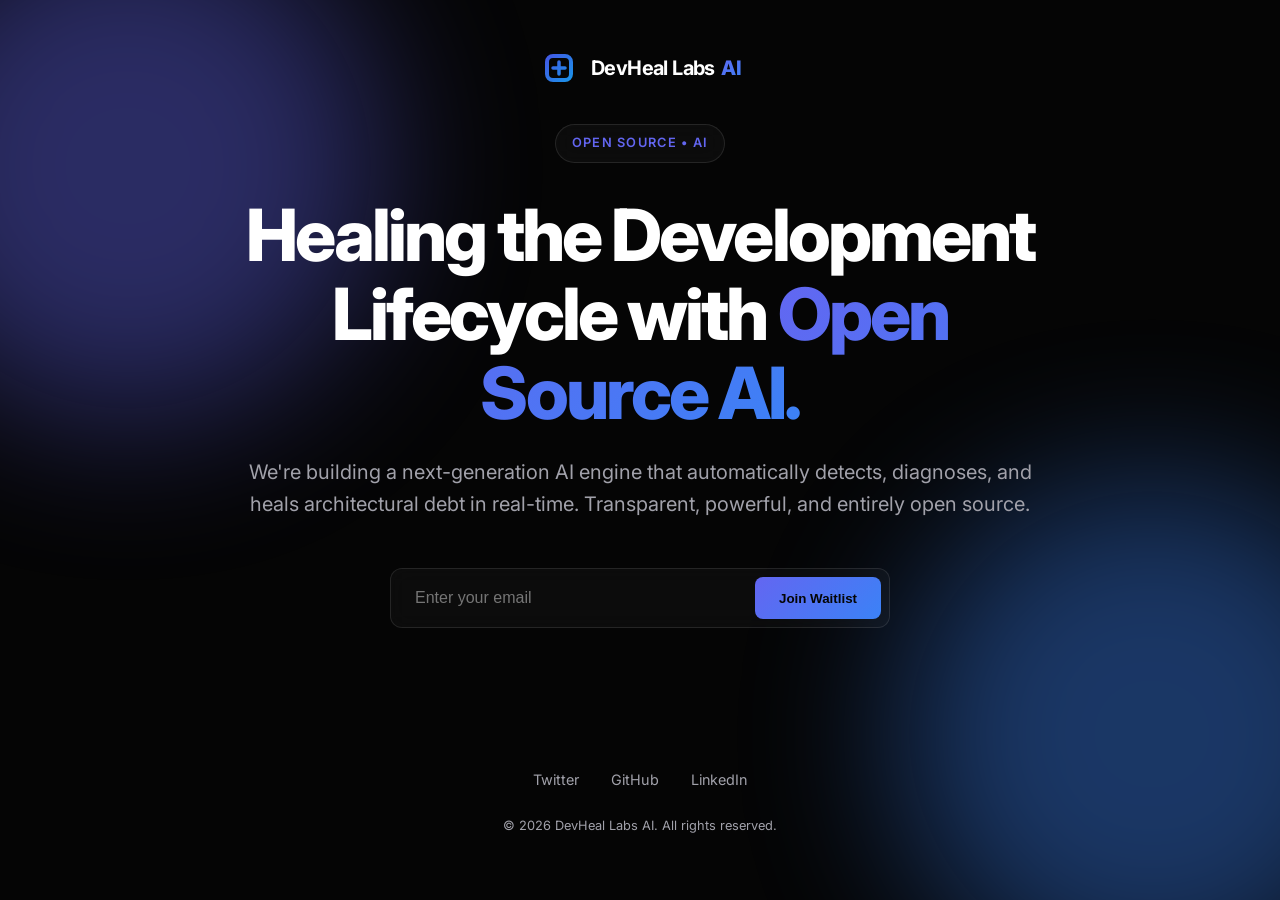
<file: index.html>
<!DOCTYPE html>
<html lang="en">
<head>
    <meta charset="UTF-8">
    <meta name="viewport" content="width=device-width, initial-scale=1.0">
    <title>DevHeal Labs AI | The Open Source AI Revolution</title>
    <meta name="description" content="DevHeal Labs is pioneering the future of software development with open-source AI. Automating the healing and optimization of complex codebases. Coming soon.">
    
    <!-- Google Fonts: Inter -->
    <link rel="preconnect" href="https://fonts.googleapis.com">
    <link rel="preconnect" href="https://fonts.gstatic.com" crossorigin>
    <link href="https://fonts.googleapis.com/css2?family=Inter:wght@300;400;600;800&display=swap" rel="stylesheet">
    
    <link rel="stylesheet" href="style.css">
    <link rel="icon" type="image/svg+xml" href="favicon.svg">
</head>
<body>
    <div class="background-blobs">
        <div class="blob blob-1"></div>
        <div class="blob blob-2"></div>
    </div>

    <main class="container">
        <nav class="fade-in">
            <div class="logo">
                <!-- SVG Icon: The Neural Link (New Concept) -->
                <svg width="40" height="40" viewBox="0 0 40 40" fill="none" xmlns="http://www.w3.org/2000/svg" class="logo-icon-svg">
                    <!-- Layer 1: The Core -->
                    <rect x="8" y="8" width="24" height="24" rx="6" stroke="url(#logo-gradient)" stroke-width="4" />
                    <!-- Layer 2: The Logic Link -->
                    <path d="M14 20H26M20 14V26" stroke="url(#logo-gradient)" stroke-width="3.5" stroke-linecap="round"/>
                    
                    <defs>
                        <linearGradient id="logo-gradient" x1="0" y1="0" x2="40" y2="40" gradientUnits="userSpaceOnUse">
                            <stop stop-color="#4F46E5" /> <!-- Indigo -->
                            <stop offset="1" stop-color="#0EA5E9" /> <!-- Sky Blue -->
                        </linearGradient>
                    </defs>
                </svg>
                <span class="logo-text">DevHeal Labs <span class="ai-suffix">AI</span></span>
            </div>
        </nav>

        <section class="hero">
            <div class="badge fade-in">Open Source • AI</div>
            <h1 class="fade-in">Healing the Development Lifecycle with <span class="gradient-text">Open Source AI.</span></h1>
            <p class="fade-in-delay">We're building a next-generation AI engine that automatically detects, diagnoses, and heals architectural debt in real-time. Transparent, powerful, and entirely open source.</p>
            
            <form id="notify-form" class="fade-in-delay-2">
                <div class="input-group">
                    <input type="email" id="email" placeholder="Enter your email" required aria-label="Email address">
                    <button type="submit" class="btn-primary">Join Waitlist</button>
                </div>
                <p id="form-message" class="message"></p>
            </form>
        </section>

        <footer class="fade-in-delay-2">
            <div class="social-links">
                <a href="#" aria-label="Twitter">Twitter</a>
                <a href="#" aria-label="GitHub">GitHub</a>
                <a href="#" aria-label="LinkedIn">LinkedIn</a>
            </div>
            <p class="copyright">&copy; 2026 DevHeal Labs AI. All rights reserved.</p>
        </footer>
    </main>

    <script src="script.js"></script>
</body>
</html>
</file>
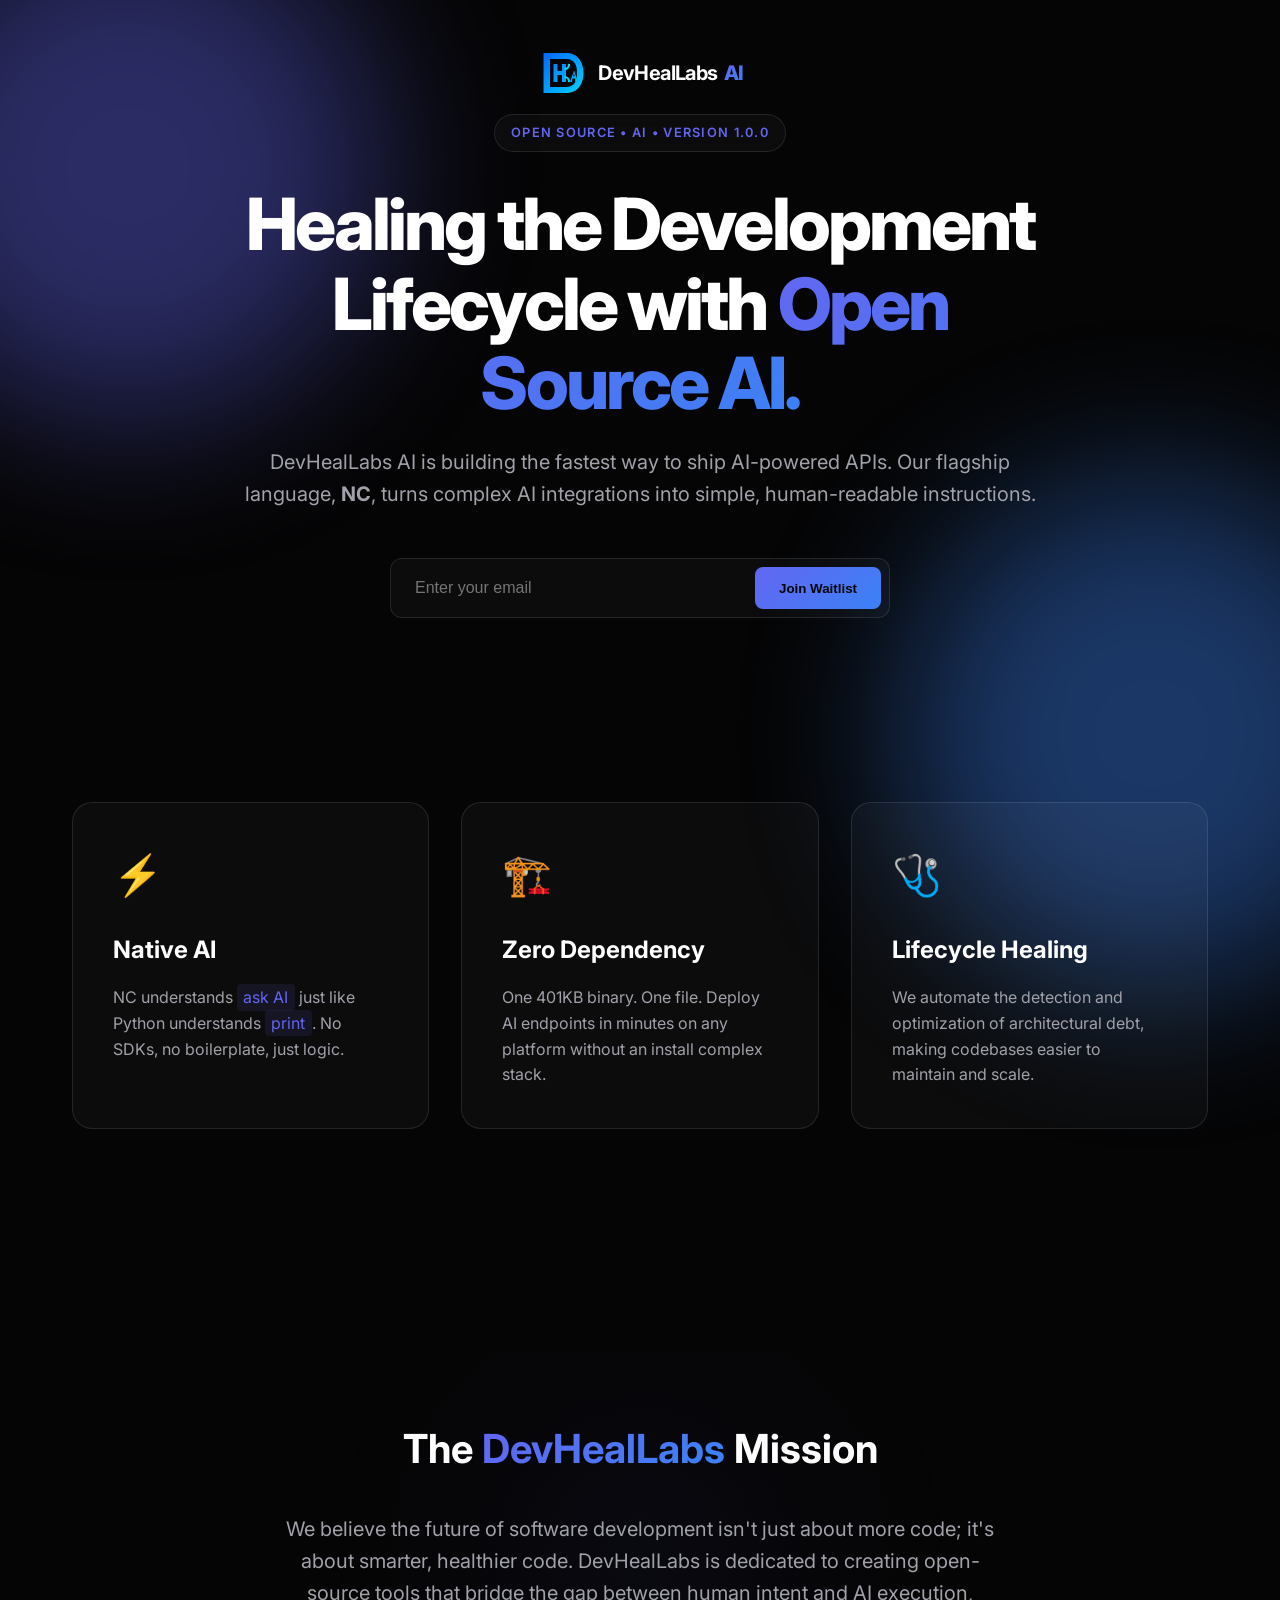
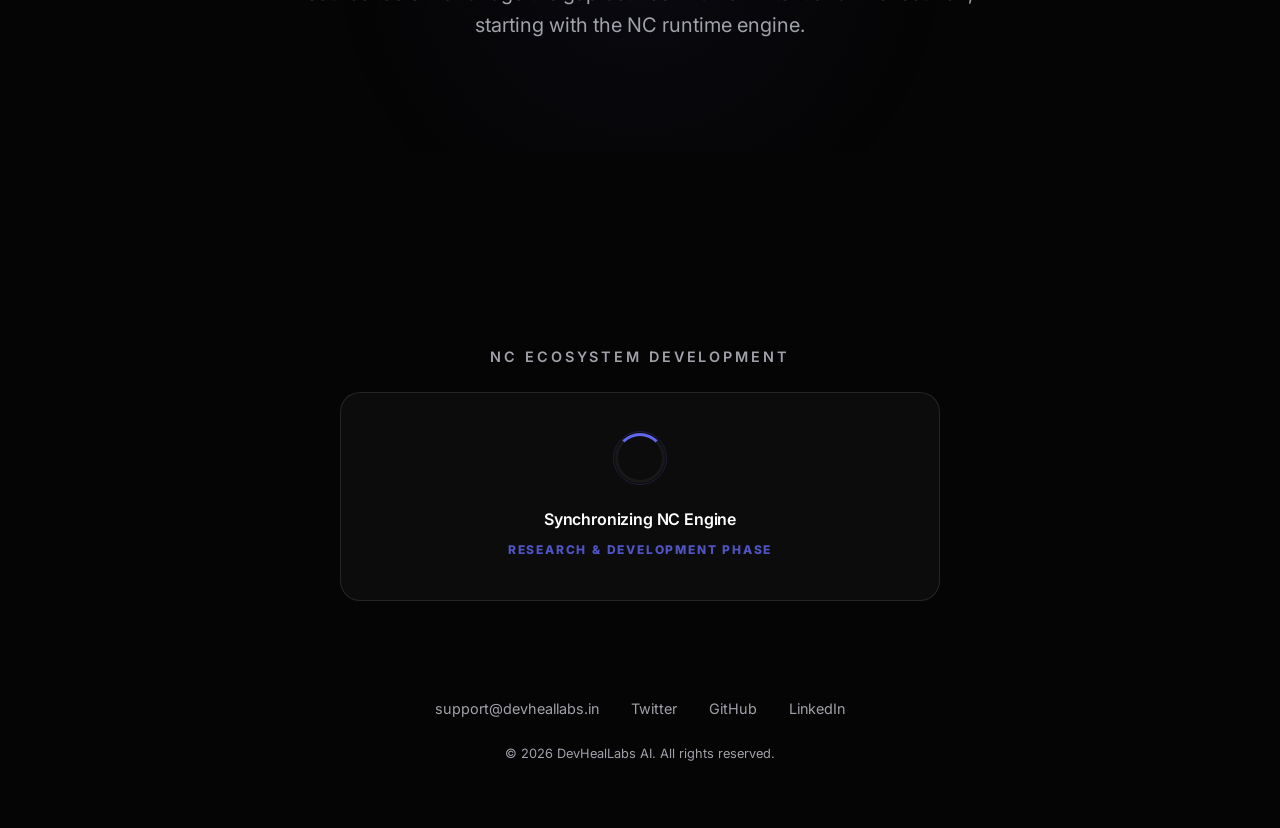
<file: doc/index.html>
<!DOCTYPE html>
<html lang="en">
<head>
    <meta charset="UTF-8">
    <meta name="viewport" content="width=device-width, initial-scale=1.0">
    <title>DevHealLabs AI | The Open Source AI Revolution</title>
    <meta name="description" content="DevHealLabs AI is pioneering the future of software development with open-source AI. Automating the healing and optimization of complex codebases. Coming soon.">
    
    <!-- Google Fonts: Inter -->
    <link rel="preconnect" href="https://fonts.googleapis.com">
    <link rel="preconnect" href="https://fonts.gstatic.com" crossorigin>
    <link href="https://fonts.googleapis.com/css2?family=Inter:wght@300;400;600;800&display=swap" rel="stylesheet">
    
    <link rel="stylesheet" href="style.css">
    <link rel="icon" type="image/svg+xml" href="favicon.svg">
</head>
<body>
    <div class="background-blobs">
        <div class="blob blob-1"></div>
        <div class="blob blob-2"></div>
    </div>

    <main class="container">
        <nav class="fade-in">
            <div class="logo">
                <img src="logo.svg" alt="DevHealLabs AI Logo" width="50" height="50" class="logo-icon-svg">
                <span class="logo-text">DevHealLabs <span class="ai-suffix">AI</span></span>
            </div>
        </nav>

        <section class="hero">
            <div class="badge fade-in">Open Source • AI • Version 1.0.0</div>
            <h1 class="fade-in">Healing the Development Lifecycle with <span class="gradient-text">Open Source AI.</span></h1>
            <p class="fade-in-delay">DevHealLabs AI is building the fastest way to ship AI-powered APIs. Our flagship language, <strong>NC</strong>, turns complex AI integrations into simple, human-readable instructions.</p>
            
            <form id="notify-form" class="fade-in-delay-2">
                <div class="input-group">
                    <input type="email" id="email" placeholder="Enter your email" required aria-label="Email address">
                    <button type="submit" class="btn-primary">Join Waitlist</button>
                </div>
                <p id="form-message" class="message"></p>
            </form>
        </section>

        <section class="philosophy fade-in-delay-2">
            <div class="philosophy-grid">
                <div class="philosophy-card">
                    <div class="card-icon">⚡</div>
                    <h3>Native AI</h3>
                    <p>NC understands <code>ask AI</code> just like Python understands <code>print</code>. No SDKs, no boilerplate, just logic.</p>
                </div>
                <div class="philosophy-card">
                    <div class="card-icon">🏗️</div>
                    <h3>Zero Dependency</h3>
                    <p>One 401KB binary. One file. Deploy AI endpoints in minutes on any platform without an install complex stack.</p>
                </div>
                <div class="philosophy-card">
                    <div class="card-icon">🩺</div>
                    <h3>Lifecycle Healing</h3>
                    <p>We automate the detection and optimization of architectural debt, making codebases easier to maintain and scale.</p>
                </div>
            </div>
        </section>

        <section class="company-vision fade-in-delay-2">
            <h2>The <span class="gradient-text">DevHealLabs</span> Mission</h2>
            <p>We believe the future of software development isn't just about more code; it's about smarter, healthier code. DevHealLabs is dedicated to creating open-source tools that bridge the gap between human intent and AI execution, starting with the NC runtime engine.</p>
        </section>

        <section class="projects-preview fade-in-delay-2">
            <div class="section-tag">NC Ecosystem Development</div>
            <div class="projects-loader">
                <div class="loader-circle"></div>
                <div class="loader-text">
                    <span class="loading-label">Synchronizing NC Engine</span>
                    <span class="coming-soon">Research & Development Phase</span>
                </div>
            </div>
        </section>

        <footer class="fade-in-delay-2">
            <div class="social-links">
                <a href="mailto:support@devheallabs.in" aria-label="Email">support@devheallabs.in</a>
                <a href="#" aria-label="Twitter">Twitter</a>
                <a href="#" aria-label="GitHub">GitHub</a>
                <a href="#" aria-label="LinkedIn">LinkedIn</a>
            </div>
            <p class="copyright">&copy; 2026 DevHealLabs AI. All rights reserved.</p>
        </footer>
    </main>

    <script src="script.js"></script>
</body>
</html>
</file>
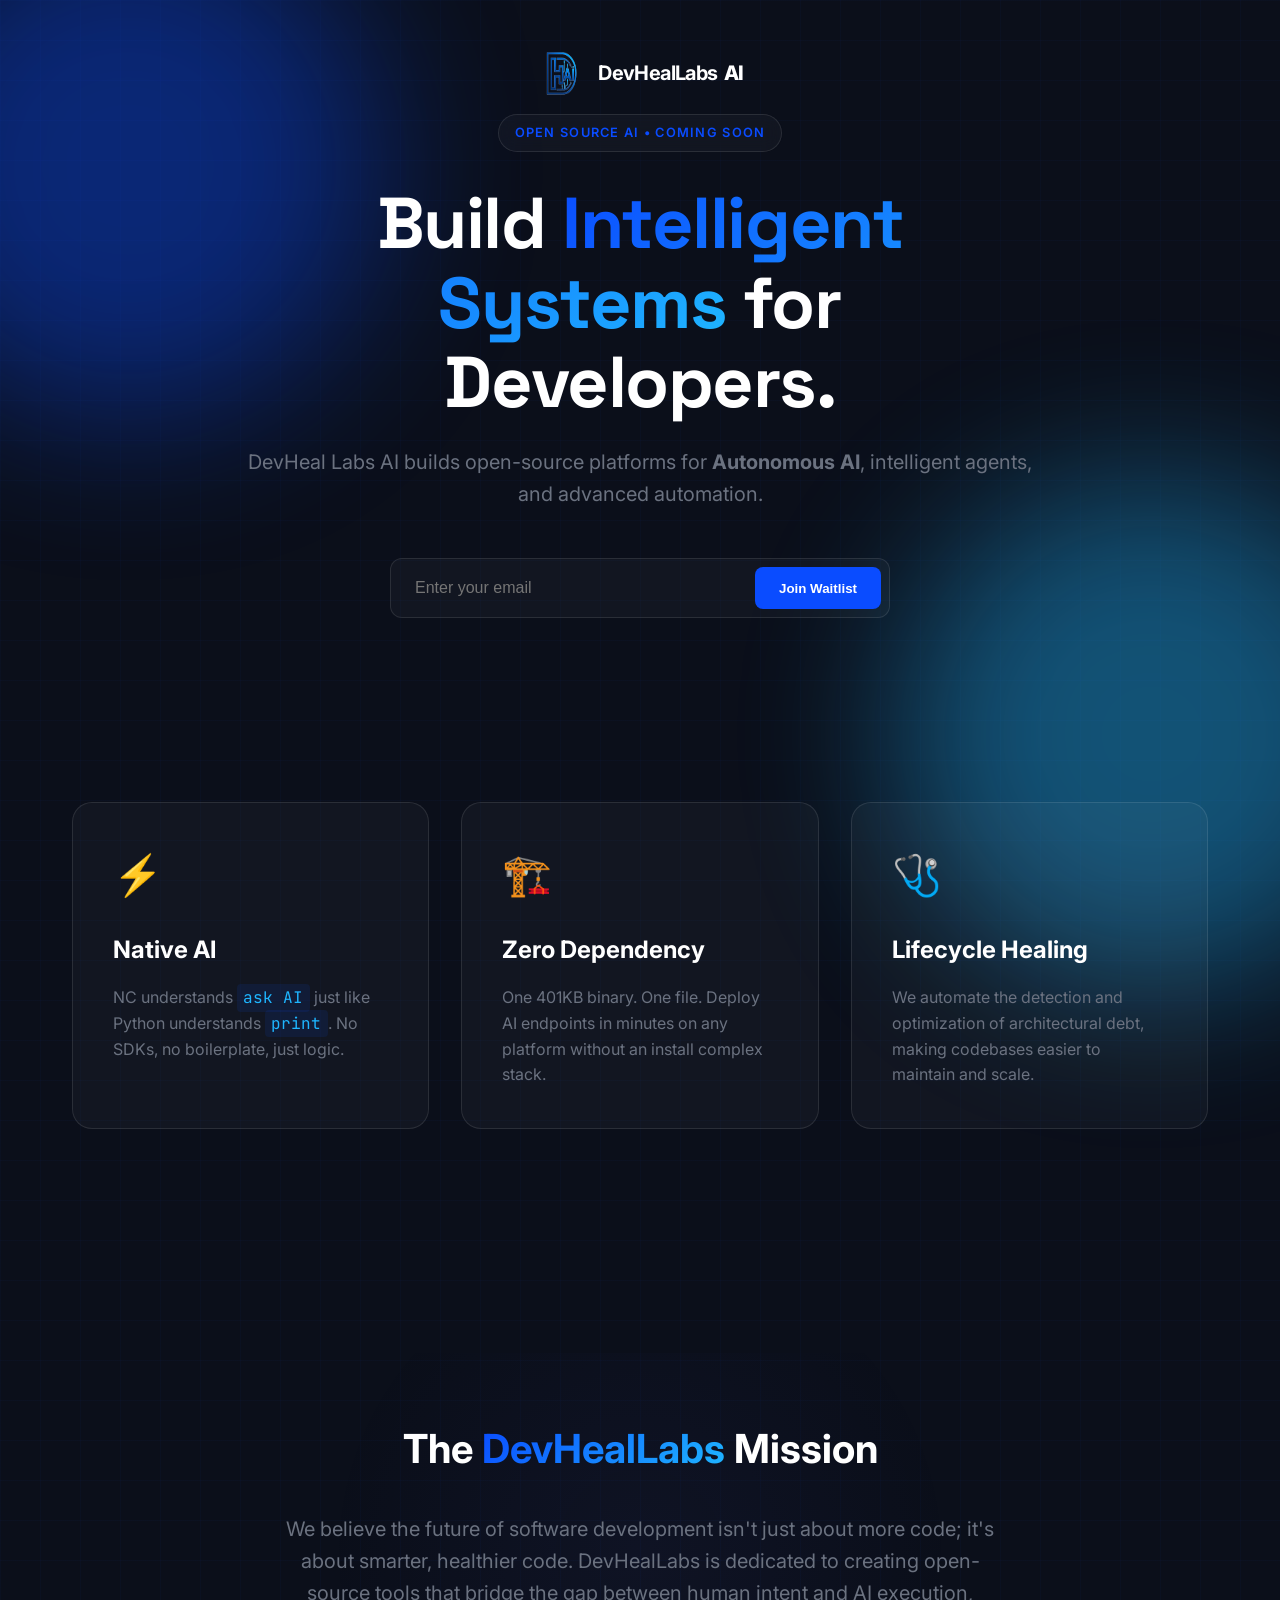
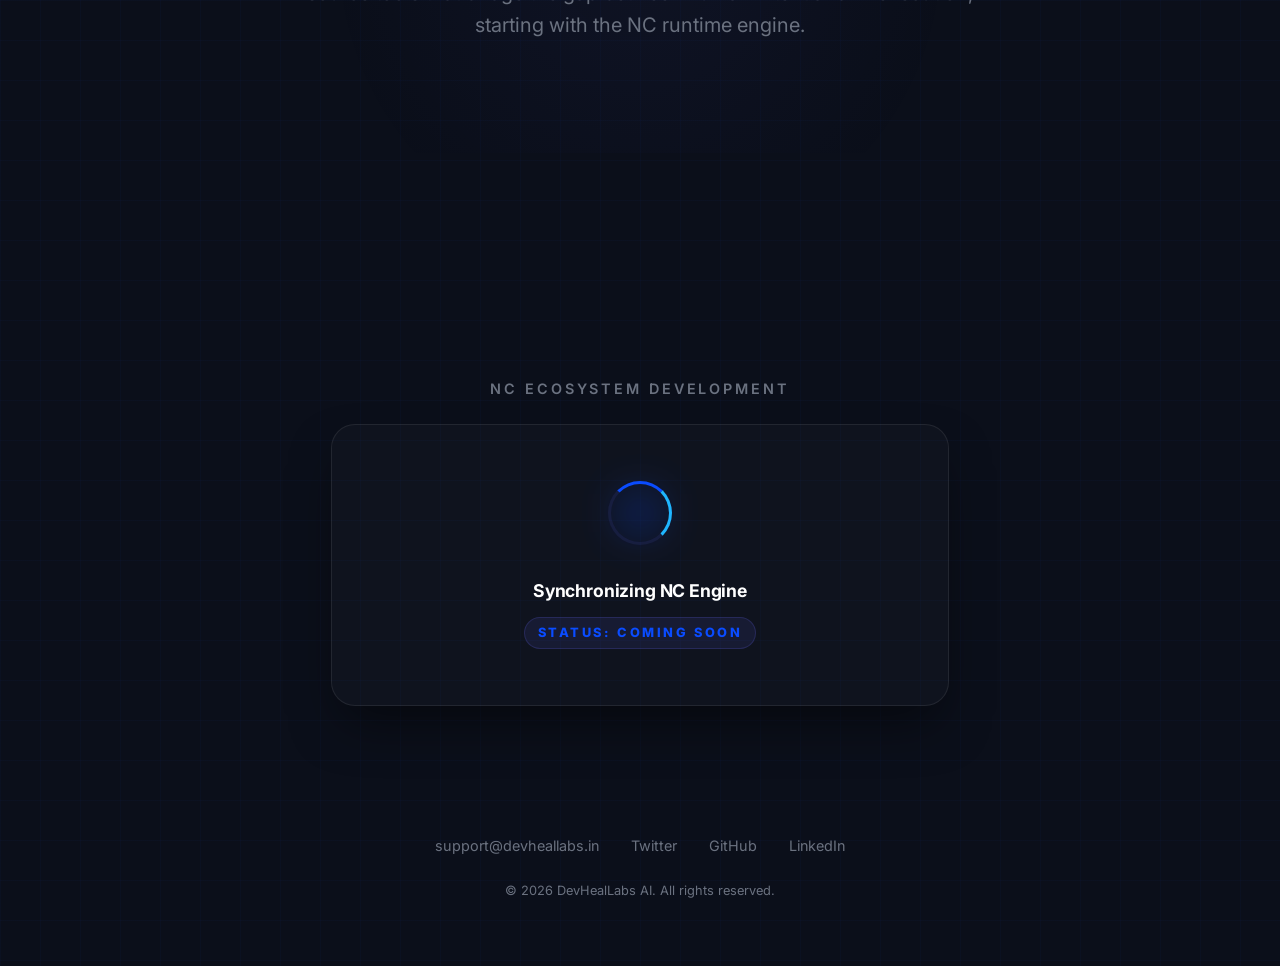
<file: docs/index.html>
<!DOCTYPE html>
<html lang="en">
<head>
    <meta charset="UTF-8">
    <meta name="viewport" content="width=device-width, initial-scale=1.0">
    <title>DevHealLabs AI | The Open Source AI Revolution</title>
    <meta name="description" content="DevHealLabs AI is pioneering the future of software development with open-source AI. Automating the healing and optimization of complex codebases. Coming soon.">
    
    <!-- Google Fonts: Inter -->
    <link rel="preconnect" href="https://fonts.googleapis.com">
    <link rel="preconnect" href="https://fonts.gstatic.com" crossorigin>
    <link href="https://fonts.googleapis.com/css2?family=Inter:wght@400;600;700&family=Space+Grotesk:wght@500;700&family=JetBrains+Mono&display=swap" rel="stylesheet">
    
    <link rel="stylesheet" href="style.css">
    <link rel="icon" type="image/svg+xml" href="favicon.svg">
</head>
<body>
    <div class="background-blobs">
        <div class="blob blob-1"></div>
        <div class="blob blob-2"></div>
    </div>

    <main class="container">
        <nav class="fade-in">
            <div class="logo">
                <img src="logo.png" alt="DevHealLabs AI Logo" width="50" height="50" class="logo-icon-svg">
                <span class="logo-text">DevHealLabs <span class="ai-suffix">AI</span></span>
            </div>
        </nav>

        <section class="hero">
            <div class="badge fade-in">Open Source AI • Coming Soon</div>
            <h1 class="fade-in">Build <span class="gradient-text">Intelligent Systems</span> for Developers.</h1>
            <p class="fade-in-delay">DevHeal Labs AI builds open-source platforms for <strong>Autonomous AI</strong>, intelligent agents, and advanced automation.</p>
            
            <form id="notify-form" class="fade-in-delay-2">
                <div class="input-group">
                    <input type="email" id="email" placeholder="Enter your email" required aria-label="Email address">
                    <button type="submit" class="btn-primary">Join Waitlist</button>
                </div>
                <p id="form-message" class="message"></p>
            </form>
        </section>

        <section class="philosophy fade-in-delay-2">
            <div class="philosophy-grid">
                <div class="philosophy-card">
                    <div class="card-icon">⚡</div>
                    <h3>Native AI</h3>
                    <p>NC understands <code>ask AI</code> just like Python understands <code>print</code>. No SDKs, no boilerplate, just logic.</p>
                </div>
                <div class="philosophy-card">
                    <div class="card-icon">🏗️</div>
                    <h3>Zero Dependency</h3>
                    <p>One 401KB binary. One file. Deploy AI endpoints in minutes on any platform without an install complex stack.</p>
                </div>
                <div class="philosophy-card">
                    <div class="card-icon">🩺</div>
                    <h3>Lifecycle Healing</h3>
                    <p>We automate the detection and optimization of architectural debt, making codebases easier to maintain and scale.</p>
                </div>
            </div>
        </section>

        <section class="company-vision fade-in-delay-2">
            <h2>The <span class="gradient-text">DevHealLabs</span> Mission</h2>
            <p>We believe the future of software development isn't just about more code; it's about smarter, healthier code. DevHealLabs is dedicated to creating open-source tools that bridge the gap between human intent and AI execution, starting with the NC runtime engine.</p>
        </section>

        <section class="projects-preview fade-in-delay-2">
            <div class="section-tag">NC Ecosystem Development</div>
            <div class="projects-loader">
                <div class="loader-container">
                    <div class="loader-circle"></div>
                    <div class="loader-glow"></div>
                </div>
                <div class="loader-text">
                    <span class="loading-label">Synchronizing NC Engine</span>
                    <span class="coming-soon">Status: Coming Soon</span>
                </div>
            </div>
        </section>

        <footer class="fade-in-delay-2">
            <div class="social-links">
                <a href="mailto:support@devheallabs.in" aria-label="Email">support@devheallabs.in</a>
                <a href="#" aria-label="Twitter">Twitter</a>
                <a href="#" aria-label="GitHub">GitHub</a>
                <a href="#" aria-label="LinkedIn">LinkedIn</a>
            </div>
            <p class="copyright">&copy; 2026 DevHealLabs AI. All rights reserved.</p>
        </footer>
    </main>

    <script src="script.js"></script>
</body>
</html>
</file>
<file: style.css>
:root {
    --bg-color: #050505;
    --text-color: #ffffff;
    --text-dim: #a1a1aa;
    --primary: #6366F1; /* Electric Indigo */
    --secondary: #3B82F6; /* Royal Blue */
    --primary-alt: #4F46E5;
    --glass-bg: rgba(255, 255, 255, 0.03);
    --glass-border: rgba(255, 255, 255, 0.1);
    --primary-gradient: linear-gradient(135deg, var(--primary), var(--secondary));
}

* {
    margin: 0;
    padding: 0;
    box-sizing: border-box;
}

body {
    font-family: 'Inter', -apple-system, BlinkMacSystemFont, sans-serif;
    background-color: var(--bg-color);
    color: var(--text-color);
    line-height: 1.6;
    overflow-x: hidden;
    min-height: 100vh;
}

.background-blobs {
    position: fixed;
    top: 0;
    left: 0;
    width: 100%;
    height: 100%;
    z-index: -1;
    filter: blur(80px);
    opacity: 0.4;
}

.blob {
    position: absolute;
    width: 40vw;
    height: 40vw;
    border-radius: 50%;
}

.blob-1 {
    background: var(--primary);
    top: -10%;
    left: -10%;
    animation: move-1 20s infinite alternate;
}

.blob-2 {
    background: var(--secondary);
    bottom: -10%;
    right: -10%;
    animation: move-2 25s infinite alternate;
}

@keyframes move-1 {
    from { transform: translate(0, 0); }
    to { transform: translate(20%, 30%); }
}

@keyframes move-2 {
    from { transform: translate(0, 0); }
    to { transform: translate(-20%, -30%); }
}

.container {
    max-width: 1200px;
    margin: 0 auto;
    padding: 2rem;
    min-height: 100vh;
    display: flex;
    flex-direction: column;
    justify-content: space-between;
}

nav {
    display: flex;
    justify-content: center;
    padding: 1rem 0;
}

.logo {
    display: flex;
    align-items: center;
    gap: 0.75rem;
    font-weight: 700;
    font-size: 1.25rem;
    letter-spacing: -0.03em;
    cursor: default;
    user-select: none;
}

.logo-icon-svg {
    transition: transform 0.3s cubic-bezier(0.175, 0.885, 0.32, 1.275);
}

.logo:hover .logo-icon-svg {
    transform: rotate(15deg) scale(1.1);
}

.logo-text {
    color: #ffffff;
    display: flex;
    align-items: center;
    gap: 0.4rem;
}

.ai-suffix {
    background: var(--primary-gradient);
    -webkit-background-clip: text;
    background-clip: text;
    -webkit-text-fill-color: transparent;
    font-weight: 800;
}

.hero {
    text-align: center;
    max-width: 800px;
    margin: 0 auto;
}

.badge {
    display: inline-block;
    padding: 0.5rem 1rem;
    background: var(--glass-bg);
    border: 1px solid var(--glass-border);
    backdrop-filter: blur(10px);
    border-radius: 100px;
    font-size: 0.8rem;
    font-weight: 600;
    color: var(--primary);
    text-transform: uppercase;
    letter-spacing: 0.1em;
    margin-bottom: 2rem;
}

h1 {
    font-size: clamp(2.5rem, 8vw, 4.5rem);
    font-weight: 800;
    line-height: 1.1;
    margin-bottom: 1.5rem;
    letter-spacing: -0.04em;
}

.gradient-text {
    background: var(--primary-gradient);
    -webkit-background-clip: text;
    background-clip: text;
    -webkit-text-fill-color: transparent;
}

p {
    font-size: clamp(1rem, 3vw, 1.25rem);
    color: var(--text-dim);
    margin-bottom: 3rem;
    font-weight: 400;
}

#notify-form {
    max-width: 500px;
    margin: 0 auto;
}

.input-group {
    display: flex;
    gap: 0.5rem;
    background: var(--glass-bg);
    border: 1px solid var(--glass-border);
    padding: 0.5rem;
    border-radius: 12px;
    backdrop-filter: blur(10px);
    transition: border-color 0.3s ease;
}

.input-group:focus-within {
    border-color: var(--primary);
}

input[type="email"] {
    flex: 1;
    background: transparent;
    border: none;
    color: white;
    padding: 0.75rem 1rem;
    font-size: 1rem;
    outline: none;
}

.btn-primary {
    background: var(--primary-gradient);
    border: none;
    color: var(--bg-color);
    padding: 0.75rem 1.5rem;
    border-radius: 8px;
    font-weight: 700;
    cursor: pointer;
    transition: transform 0.2s ease, opacity 0.2s ease;
}

.btn-primary:hover {
    transform: translateY(-2px);
    opacity: 0.9;
}

.message {
    margin-top: 1rem;
    font-size: 0.9rem;
    height: 1.5rem;
}

footer {
    display: flex;
    flex-direction: column;
    align-items: center;
    gap: 1.5rem;
    padding: 2rem 0;
}

.social-links {
    display: flex;
    gap: 2rem;
}

.social-links a {
    color: var(--text-dim);
    text-decoration: none;
    font-size: 0.9rem;
    transition: color 0.3s ease;
}

.social-links a:hover {
    color: var(--primary);
}

.copyright {
    font-size: 0.8rem;
    margin-bottom: 0;
}

/* Animations */
.fade-in {
    opacity: 0;
    animation: fadeIn 1s forwards;
}

.fade-in-delay {
    opacity: 0;
    animation: fadeIn 1s 0.3s forwards;
}

.fade-in-delay-2 {
    opacity: 0;
    animation: fadeIn 1s 0.6s forwards;
}

@keyframes fadeIn {
    from { opacity: 0; transform: translateY(20px); }
    to { opacity: 1; transform: translateY(0); }
}

@media (max-width: 600px) {
    .input-group {
        flex-direction: column;
        background: transparent;
        border: none;
        padding: 0;
    }
    
    input[type="email"] {
        background: var(--glass-bg);
        border: 1px solid var(--glass-border);
        border-radius: 8px;
        margin-bottom: 0.5rem;
    }
    
    .btn-primary {
        width: 100%;
    }
}
</file>
<file: doc/style.css>
:root {
    --bg-color: #050505;
    --text-color: #ffffff;
    --text-dim: #a1a1aa;
    --primary: #6366F1; /* Electric Indigo */
    --secondary: #3B82F6; /* Royal Blue */
    --primary-alt: #4F46E5;
    --glass-bg: rgba(255, 255, 255, 0.03);
    --glass-border: rgba(255, 255, 255, 0.1);
    --primary-gradient: linear-gradient(135deg, var(--primary), var(--secondary));
}

* {
    margin: 0;
    padding: 0;
    box-sizing: border-box;
}

body {
    font-family: 'Inter', -apple-system, BlinkMacSystemFont, sans-serif;
    background-color: var(--bg-color);
    color: var(--text-color);
    line-height: 1.6;
    overflow-x: hidden;
    min-height: 100vh;
}

.background-blobs {
    position: fixed;
    top: 0;
    left: 0;
    width: 100%;
    height: 100%;
    z-index: -1;
    filter: blur(80px);
    opacity: 0.4;
}

.blob {
    position: absolute;
    width: 40vw;
    height: 40vw;
    border-radius: 50%;
}

.blob-1 {
    background: var(--primary);
    top: -10%;
    left: -10%;
    animation: move-1 20s infinite alternate;
}

.blob-2 {
    background: var(--secondary);
    bottom: -10%;
    right: -10%;
    animation: move-2 25s infinite alternate;
}

@keyframes move-1 {
    from { transform: translate(0, 0); }
    to { transform: translate(20%, 30%); }
}

@keyframes move-2 {
    from { transform: translate(0, 0); }
    to { transform: translate(-20%, -30%); }
}

.container {
    max-width: 1200px;
    margin: 0 auto;
    padding: 2rem;
    min-height: 100vh;
    display: flex;
    flex-direction: column;
    justify-content: space-between;
}

nav {
    display: flex;
    justify-content: center;
    padding: 1rem 0;
}

.logo {
    display: flex;
    align-items: center;
    gap: 0.75rem;
    font-weight: 700;
    font-size: 1.25rem;
    letter-spacing: -0.03em;
    cursor: default;
    user-select: none;
}

.logo-icon-svg {
    transition: transform 0.3s cubic-bezier(0.175, 0.885, 0.32, 1.275);
}

.logo:hover .logo-icon-svg {
    transform: rotate(15deg) scale(1.1);
}

.logo-text {
    color: #ffffff;
    display: flex;
    align-items: center;
    gap: 0.4rem;
}

.ai-suffix {
    background: var(--primary-gradient);
    -webkit-background-clip: text;
    background-clip: text;
    -webkit-text-fill-color: transparent;
    font-weight: 800;
}

.hero {
    text-align: center;
    max-width: 800px;
    margin: 0 auto;
}

.badge {
    display: inline-block;
    padding: 0.5rem 1rem;
    background: var(--glass-bg);
    border: 1px solid var(--glass-border);
    backdrop-filter: blur(10px);
    border-radius: 100px;
    font-size: 0.8rem;
    font-weight: 600;
    color: var(--primary);
    text-transform: uppercase;
    letter-spacing: 0.1em;
    margin-bottom: 2rem;
}

h1 {
    font-size: clamp(2.5rem, 8vw, 4.5rem);
    font-weight: 800;
    line-height: 1.1;
    margin-bottom: 1.5rem;
    letter-spacing: -0.04em;
}

.gradient-text {
    background: var(--primary-gradient);
    -webkit-background-clip: text;
    background-clip: text;
    -webkit-text-fill-color: transparent;
}

p {
    font-size: clamp(1rem, 3vw, 1.25rem);
    color: var(--text-dim);
    margin-bottom: 3rem;
    font-weight: 400;
}

#notify-form {
    max-width: 500px;
    margin: 0 auto;
}

.input-group {
    display: flex;
    gap: 0.5rem;
    background: var(--glass-bg);
    border: 1px solid var(--glass-border);
    padding: 0.5rem;
    border-radius: 12px;
    backdrop-filter: blur(10px);
    transition: border-color 0.3s ease;
}

.input-group:focus-within {
    border-color: var(--primary);
}

input[type="email"] {
    flex: 1;
    background: transparent;
    border: none;
    color: white;
    padding: 0.75rem 1rem;
    font-size: 1rem;
    outline: none;
}

.btn-primary {
    background: var(--primary-gradient);
    border: none;
    color: var(--bg-color);
    padding: 0.75rem 1.5rem;
    border-radius: 8px;
    font-weight: 700;
    cursor: pointer;
    transition: transform 0.2s ease, opacity 0.2s ease;
}

.btn-primary:hover {
    transform: translateY(-2px);
    opacity: 0.9;
}

.message {
    margin-top: 1rem;
    font-size: 0.9rem;
    height: 1.5rem;
}

footer {
    display: flex;
    flex-direction: column;
    align-items: center;
    gap: 1.5rem;
    padding: 2rem 0;
}

.social-links {
    display: flex;
    gap: 2rem;
}

.social-links a {
    color: var(--text-dim);
    text-decoration: none;
    font-size: 0.9rem;
    transition: color 0.3s ease;
}

.social-links a:hover {
    color: var(--primary);
}

.copyright {
    font-size: 0.8rem;
    margin-bottom: 0;
}

/* Animations */
.fade-in {
    opacity: 0;
    animation: fadeIn 1s forwards;
}

.fade-in-delay {
    opacity: 0;
    animation: fadeIn 1s 0.3s forwards;
}

.fade-in-delay-2 {
    opacity: 0;
    animation: fadeIn 1s 0.6s forwards;
}

@keyframes fadeIn {
    from { opacity: 0; transform: translateY(20px); }
    to { opacity: 1; transform: translateY(0); }
}

@media (max-width: 600px) {
    .input-group {
        flex-direction: column;
        background: transparent;
        border: none;
        padding: 0;
    }
    
    input[type="email"] {
        background: var(--glass-bg);
        border: 1px solid var(--glass-border);
        border-radius: 8px;
        margin-bottom: 0.5rem;
    }
    
    .btn-primary {
        width: 100%;
    }
}

/* Philosophy Section */
.philosophy {
    margin: 6rem 0;
}

.philosophy-grid {
    display: grid;
    grid-template-columns: repeat(auto-fit, minmax(300px, 1fr));
    gap: 2rem;
}

.philosophy-card {
    background: var(--glass-bg);
    border: 1px solid var(--glass-border);
    padding: 2.5rem;
    border-radius: 20px;
    text-align: left;
    backdrop-filter: blur(10px);
    transition: transform 0.3s ease, border-color 0.3s ease;
}

.philosophy-card:hover {
    transform: translateY(-8px);
    border-color: var(--primary);
}

.card-icon {
    font-size: 2.5rem;
    margin-bottom: 1.5rem;
}

.philosophy-card h3 {
    font-size: 1.5rem;
    margin-bottom: 1rem;
    color: var(--text-color);
}

.philosophy-card p {
    font-size: 1rem;
    margin-bottom: 0;
}

.philosophy-card code {
    background: rgba(99, 102, 241, 0.1);
    color: var(--primary);
    padding: 0.2rem 0.4rem;
    border-radius: 4px;
    font-family: inherit;
}

/* Company Vision */
.company-vision {
    text-align: center;
    max-width: 800px;
    margin: 8rem auto;
    padding: 4rem 2rem;
    background: radial-gradient(circle at center, rgba(99, 102, 241, 0.05) 0%, transparent 70%);
}

.company-vision h2 {
    font-size: 2.5rem;
    margin-bottom: 2rem;
}

/* Projects Section Styling Updates */
.section-tag {
    text-align: center;
    color: var(--text-dim);
    font-size: 0.9rem;
    text-transform: uppercase;
    letter-spacing: 0.2em;
    font-weight: 600;
    margin-bottom: 1.5rem;
}

/* Projects Loading Section */
.projects-preview {
    margin: 4rem auto;
    width: 100%;
    max-width: 600px;
}

.projects-loader {
    background: var(--glass-bg);
    border: 1px solid var(--glass-border);
    border-radius: 20px;
    padding: 2.5rem;
    display: flex;
    flex-direction: column;
    align-items: center;
    gap: 1.5rem;
    backdrop-filter: blur(10px);
    transition: transform 0.3s ease, border-color 0.3s ease;
}

.projects-loader:hover {
    transform: translateY(-5px);
    border-color: var(--primary);
}

.loader-circle {
    width: 50px;
    height: 50px;
    border: 3px solid rgba(255, 255, 255, 0.05);
    border-top: 3px solid var(--primary);
    border-radius: 50%;
    animation: rotate 2s linear infinite;
    position: relative;
}

.loader-circle::after {
    content: '';
    position: absolute;
    top: -5px;
    left: -5px;
    right: -5px;
    bottom: -5px;
    border-radius: 50%;
    border: 1px solid var(--primary);
    opacity: 0.2;
    animation: pulse-ring 2s ease-out infinite;
}

.loader-text {
    display: flex;
    flex-direction: column;
    align-items: center;
    gap: 0.5rem;
}

.loading-label {
    font-size: 1rem;
    font-weight: 600;
    color: var(--text-color);
    letter-spacing: -0.01em;
    transition: opacity 0.5s ease;
}

.coming-soon {
    font-size: 0.75rem;
    color: var(--primary);
    text-transform: uppercase;
    letter-spacing: 0.15em;
    font-weight: 800;
    opacity: 0.8;
}

@keyframes rotate {
    from { transform: rotate(0deg); }
    to { transform: rotate(360deg); }
}

@keyframes pulse-ring {
    0% { transform: scale(0.8); opacity: 0.5; }
    100% { transform: scale(1.5); opacity: 0; }
}
</file>
<file: docs/style.css>
:root {
    --bg-color: #0B0F1A;
    --text-color: #ffffff;
    --text-dim: #6B7280;
    --primary: #0A4CFF; /* Deep Tech Blue */
    --secondary: #1FB6FF; /* AI Electric Blue */
    --accent: #4FD1FF; /* Light Circuit Blue */
    --glass-bg: rgba(255, 255, 255, 0.03);
    --glass-border: rgba(255, 255, 255, 0.1);
    --primary-gradient: linear-gradient(135deg, var(--primary), var(--secondary));
    --font-heading: 'Space Grotesk', sans-serif;
    --font-body: 'Inter', sans-serif;
    --font-code: 'JetBrains Mono', monospace;
}

* {
    margin: 0;
    padding: 0;
    box-sizing: border-box;
}

body {
    font-family: var(--font-body);
    background-color: var(--bg-color);
    background-image: 
        linear-gradient(rgba(10, 76, 255, 0.03) 1px, transparent 1px),
        linear-gradient(90deg, rgba(10, 76, 255, 0.03) 1px, transparent 1px);
    background-size: 40px 40px;
    color: var(--text-color);
    line-height: 1.6;
    overflow-x: hidden;
    min-height: 100vh;
}

.background-blobs {
    position: fixed;
    top: 0;
    left: 0;
    width: 100%;
    height: 100%;
    z-index: -1;
    filter: blur(80px);
    opacity: 0.4;
}

.blob {
    position: absolute;
    width: 40vw;
    height: 40vw;
    border-radius: 50%;
}

.blob-1 {
    background: var(--primary);
    top: -10%;
    left: -10%;
    animation: move-1 20s infinite alternate;
}

.blob-2 {
    background: var(--secondary);
    bottom: -10%;
    right: -10%;
    animation: move-2 25s infinite alternate;
}

@keyframes move-1 {
    from { transform: translate(0, 0); }
    to { transform: translate(20%, 30%); }
}

@keyframes move-2 {
    from { transform: translate(0, 0); }
    to { transform: translate(-20%, -30%); }
}

.container {
    max-width: 1200px;
    margin: 0 auto;
    padding: 2rem;
    min-height: 100vh;
    display: flex;
    flex-direction: column;
    justify-content: space-between;
}

nav {
    display: flex;
    justify-content: center;
    padding: 1rem 0;
}

.logo {
    display: flex;
    align-items: center;
    gap: 0.75rem;
    font-weight: 700;
    font-size: 1.25rem;
    letter-spacing: -0.03em;
    cursor: default;
    user-select: none;
}

.logo-icon-svg {
    display: block;
}

.logo-text {
    color: #ffffff;
    display: flex;
    align-items: center;
    gap: 0.4rem;
}

.ai-suffix {
    color: #ffffff;
    font-weight: 800;
}

.hero {
    text-align: center;
    max-width: 800px;
    margin: 0 auto;
}

.badge {
    display: inline-block;
    padding: 0.5rem 1rem;
    background: var(--glass-bg);
    border: 1px solid var(--glass-border);
    backdrop-filter: blur(10px);
    border-radius: 100px;
    font-size: 0.8rem;
    font-weight: 600;
    color: var(--primary);
    text-transform: uppercase;
    letter-spacing: 0.1em;
    margin-bottom: 2rem;
}

h1 {
    font-family: var(--font-heading);
    font-size: clamp(2.5rem, 8vw, 4.5rem);
    font-weight: 700;
    line-height: 1.1;
    margin-bottom: 1.5rem;
    letter-spacing: -0.02em;
}

.gradient-text {
    background: var(--primary-gradient);
    -webkit-background-clip: text;
    background-clip: text;
    -webkit-text-fill-color: transparent;
}

p {
    font-size: clamp(1rem, 3vw, 1.25rem);
    color: var(--text-dim);
    margin-bottom: 3rem;
    font-weight: 400;
}

#notify-form {
    max-width: 500px;
    margin: 0 auto;
}

.input-group {
    display: flex;
    gap: 0.5rem;
    background: var(--glass-bg);
    border: 1px solid var(--glass-border);
    padding: 0.5rem;
    border-radius: 12px;
    backdrop-filter: blur(10px);
    transition: border-color 0.3s ease;
}

.input-group:focus-within {
    border-color: var(--primary);
}

input[type="email"] {
    flex: 1;
    background: transparent;
    border: none;
    color: white;
    padding: 0.75rem 1rem;
    font-size: 1rem;
    outline: none;
}

.btn-primary {
    background: var(--primary);
    border: none;
    color: #FFFFFF;
    padding: 0.75rem 1.5rem;
    border-radius: 8px;
    font-weight: 700;
    cursor: pointer;
    transition: transform 0.2s ease, box-shadow 0.2s ease;
}

.btn-primary:hover {
    transform: translateY(-2px);
    box-shadow: 0 4px 20px rgba(10, 76, 255, 0.4);
}

.message {
    margin-top: 1rem;
    font-size: 0.9rem;
    height: 1.5rem;
}

footer {
    display: flex;
    flex-direction: column;
    align-items: center;
    gap: 1.5rem;
    padding: 2rem 0;
}

.social-links {
    display: flex;
    gap: 2rem;
}

.social-links a {
    color: var(--text-dim);
    text-decoration: none;
    font-size: 0.9rem;
    transition: color 0.3s ease;
}

.social-links a:hover {
    color: var(--primary);
}

.copyright {
    font-size: 0.8rem;
    margin-bottom: 0;
}

/* Animations */
.fade-in {
    opacity: 0;
    animation: fadeIn 1s forwards;
}

.fade-in-delay {
    opacity: 0;
    animation: fadeIn 1s 0.3s forwards;
}

.fade-in-delay-2 {
    opacity: 0;
    animation: fadeIn 1s 0.6s forwards;
}

@keyframes fadeIn {
    from { opacity: 0; transform: translateY(20px); }
    to { opacity: 1; transform: translateY(0); }
}

@media (max-width: 600px) {
    .input-group {
        flex-direction: column;
        background: transparent;
        border: none;
        padding: 0;
    }
    
    input[type="email"] {
        background: var(--glass-bg);
        border: 1px solid var(--glass-border);
        border-radius: 8px;
        margin-bottom: 0.5rem;
    }
    
    .btn-primary {
        width: 100%;
    }
}

/* Philosophy Section */
.philosophy {
    margin: 6rem 0;
}

.philosophy-grid {
    display: grid;
    grid-template-columns: repeat(auto-fit, minmax(300px, 1fr));
    gap: 2rem;
}

.philosophy-card {
    background: var(--glass-bg);
    border: 1px solid var(--glass-border);
    padding: 2.5rem;
    border-radius: 20px;
    text-align: left;
    backdrop-filter: blur(10px);
    transition: transform 0.3s ease, border-color 0.3s ease;
}

.philosophy-card:hover {
    transform: translateY(-8px);
    border-color: var(--primary);
}

.card-icon {
    font-size: 2.5rem;
    margin-bottom: 1.5rem;
}

.philosophy-card h3 {
    font-size: 1.5rem;
    margin-bottom: 1rem;
    color: var(--text-color);
}

.philosophy-card p {
    font-size: 1rem;
    margin-bottom: 0;
}

.philosophy-card code {
    background: rgba(10, 76, 255, 0.1);
    color: var(--secondary);
    padding: 0.2rem 0.4rem;
    border-radius: 4px;
    font-family: var(--font-code);
}

/* Company Vision */
.company-vision {
    text-align: center;
    max-width: 800px;
    margin: 8rem auto;
    padding: 4rem 2rem;
    background: radial-gradient(circle at center, rgba(99, 102, 241, 0.05) 0%, transparent 70%);
}

.company-vision h2 {
    font-size: 2.5rem;
    margin-bottom: 2rem;
}

/* Projects Section Styling Updates */
.section-tag {
    text-align: center;
    color: var(--text-dim);
    font-size: 0.9rem;
    text-transform: uppercase;
    letter-spacing: 0.2em;
    font-weight: 600;
    margin-bottom: 1.5rem;
}

/* Projects Loading Section - Enhanced */
.projects-preview {
    margin: 6rem auto;
    width: 100%;
    max-width: 650px;
    position: relative;
    padding: 0 1rem;
}

.projects-loader {
    background: rgba(255, 255, 255, 0.02);
    border: 1px solid rgba(255, 255, 255, 0.08);
    border-radius: 24px;
    padding: 3.5rem 2.5rem;
    display: flex;
    flex-direction: column;
    align-items: center;
    gap: 2rem;
    backdrop-filter: blur(20px);
    -webkit-backdrop-filter: blur(20px);
    box-shadow: 0 25px 50px -12px rgba(0, 0, 0, 0.5);
    transition: all 0.4s cubic-bezier(0.175, 0.885, 0.32, 1.275);
    overflow: hidden;
}

.projects-loader::before {
    content: '';
    position: absolute;
    top: 0;
    left: -100%;
    width: 100%;
    height: 2px;
    background: linear-gradient(90deg, transparent, var(--primary), transparent);
    animation: loading-bar 3s infinite;
}

@keyframes loading-bar {
    0% { left: -100%; }
    50% { left: 100%; }
    100% { left: 100%; }
}

.projects-loader:hover {
    transform: translateY(-8px) scale(1.01);
    border-color: rgba(99, 102, 241, 0.3);
    background: rgba(255, 255, 255, 0.04);
}

.loader-container {
    position: relative;
    display: flex;
    justify-content: center;
    align-items: center;
}

.loader-circle {
    width: 64px;
    height: 64px;
    border: 3px solid rgba(99, 102, 241, 0.1);
    border-top: 3px solid var(--primary);
    border-right: 3px solid var(--secondary);
    border-radius: 50%;
    animation: rotate 1.5s cubic-bezier(0.5, 0, 0.5, 1) infinite;
    z-index: 2;
}

.loader-glow {
    position: absolute;
    width: 40px;
    height: 40px;
    background: var(--primary);
    filter: blur(20px);
    opacity: 0.3;
    animation: pulse-glow 2s infinite alternate;
}

@keyframes pulse-glow {
    from { transform: scale(0.8); opacity: 0.2; }
    to { transform: scale(1.5); opacity: 0.5; }
}

.loader-circle::after {
    content: '';
    position: absolute;
    inset: -10px;
    border-radius: 50%;
    border: 1px solid var(--primary);
    opacity: 0;
    animation: pulse-ring 2s ease-out infinite;
}

.loader-text {
    display: flex;
    flex-direction: column;
    align-items: center;
    gap: 0.75rem;
    z-index: 2;
}

.loading-label {
    font-size: 1.1rem;
    font-weight: 700;
    color: var(--text-color);
    letter-spacing: -0.01em;
    min-height: 1.5rem;
    transition: opacity 0.5s ease;
    text-align: center;
}

.coming-soon {
    font-size: 0.8rem;
    color: var(--primary);
    background: rgba(99, 102, 241, 0.1);
    padding: 0.3rem 0.8rem;
    border-radius: 100px;
    text-transform: uppercase;
    letter-spacing: 0.2em;
    font-weight: 800;
    border: 1px solid rgba(99, 102, 241, 0.2);
}

@keyframes rotate {
    from { transform: rotate(0deg); }
    to { transform: rotate(360deg); }
}

@keyframes pulse-ring {
    0% { transform: scale(0.8); opacity: 0.8; }
    100% { transform: scale(1.8); opacity: 0; }
}

/* Responsive adjustments */
@media (max-width: 768px) {
    .projects-loader {
        padding: 2.5rem 1.5rem;
    }
    .loading-label {
        font-size: 1rem;
    }
}
</file>
